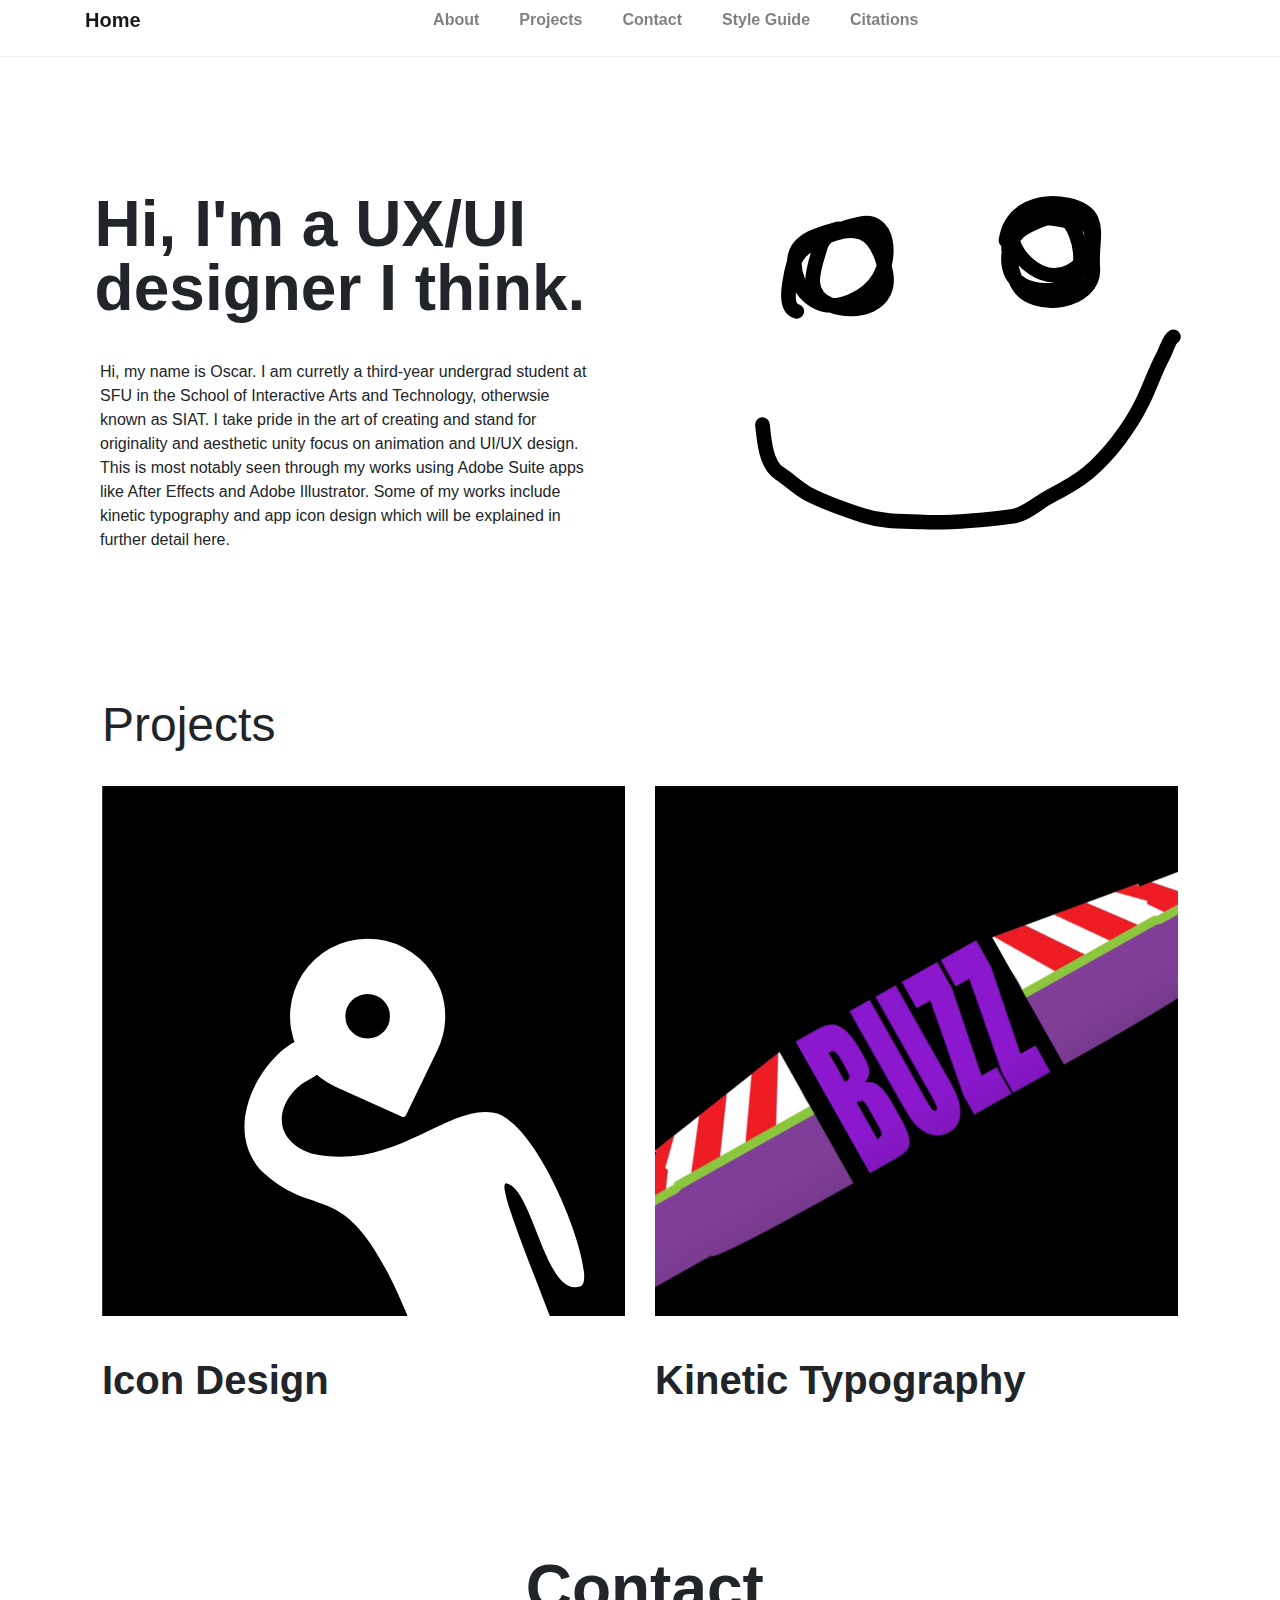
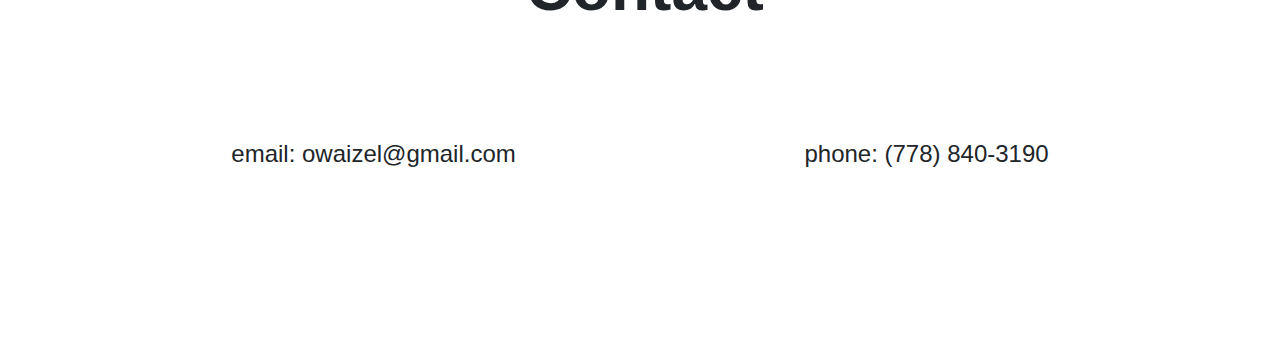
<file: index.html>
<!doctype html>
<html lang="en">

<head>

    <meta charset="utf-8">
    <meta name="viewport" content="width=device-width, initial-scale=1, shrink-to-fit=no">
    <meta name="description" content="">
    <meta name="author" content="">

    <title>Oscar Waizel's Portfolio</title>


    <!-- BOOTSTRAP STYLE -->
    <link rel="stylesheet" href="css/bootstrap.min.css">
 
    <!-- MAIN STYLE -->
    <link rel="stylesheet" href="css/main.css">
    
</head>

<body>

  <a id="top"></a>

    <!-- Bootstrap 4 Navbar: 
      
      https://getbootstrap.com/docs/4.0/components/navbar/ 
    
    /* NAVBAR TEMPLATE RETRIEVED FROM: 

    Tooplate, Marvel Bootstrap 4. February 26 (2019). Retrieved from: https://www.tooplate.com/view/2115-marvel 
   
*/-->

      <nav class="navbar navbar-expand-sm navbar-light headroom headroom--not-bottom headroom--not-top headroom--pinned">
        <div class="container">
          
            <a class="navbar-brand" href="index.html"><i class='uil uil-user'></i> Home</a>
  
            <button class="navbar-toggler" type="button" data-toggle="collapse" data-target="#navbarNav" aria-controls="navbarNav" aria-expanded="false"
            aria-label="Toggle navigation">
              <span class="navbar-toggler-icon"></span>
              <span class="navbar-toggler-icon"></span>
              <span class="navbar-toggler-icon"></span>
             </button>
  
             <div class="collapse navbar-collapse" id="navbarNav">
  
              <ul class="navbar-nav mx-auto">
                  <li class="nav-item">
                      <a href="#top" class="nav-link"><span data-hover="About">About</span></a>
                  </li>
  
                  <li class="nav-item">
                      <a href="#project" class="nav-link"><span data-hover="Projects">Projects</span></a>
                  </li>
    
                  <li class="nav-item">
                      <a href="#contact" class="nav-link"><span data-hover="Contact">Contact</span></a>
                  </li>

                  <li class="nav-item">
                    <a href="style_guide.html" class="nav-link"><span data-hover="Style Guide">Style Guide</span></a>
                  </li>

                  <li class="nav-item">
                    <a href="citations.html" class="nav-link"><span data-hover="Citations">Citations</span></a>
                  </li>

              </ul>  
          </div>
        </div>
    </nav>

  <!-- BIO SECTION  -->

  <section class="bio full-screen d-lg-flex justify-content-center align-items-center" id="bio">
    <div class="container">
      <div class="row">

          <div class="col-lg-7 col-md-12 col-12 d-flex align-items-center">
            <div class="bio-text">
              <h1 class="" id="about">
                <span> Hi, I'm a UX/UI designer I think. </span>
                <!-- 
                  <div class="animated-titles">
                    <span class="animated-item"> An Idiot</span>
                    <span class="animated-item"> An Idiot</span>
                    <span class="animated-item"> An Idiot</span>
                  </div> -->

              </h1>

              <p class="col-lg-10 col-md-12 col-12">Hi, my name is Oscar. I am curretly a third-year undergrad student at SFU in the School of Interactive Arts
                and Technology, otherwsie known as SIAT. I take pride in the art of creating and stand for originality and aesthetic unity
                focus on animation and UI/UX design. This is most notably seen through my works using Adobe Suite apps
                like After Effects and Adobe Illustrator. Some of my works include kinetic typography and app icon design which will be explained in further detail here.</p>

            </div>
          </div>

          <div class="col-lg-5 col-md-10 col-10">
            <div class="bio-image center svg">
              <img src="images/smile.svg" class="img-fluid" alt="smile drawing svg">
            </div>
          </div>

      </div>
    </div>
  </section>

  <section class="full-screen d-lg-flex justify-content-center align-items-center">
    <div class="container my-container">

      <h2 id="project"> Projects </h2>

      <div class="row justify-content-around my-row">

        <div class="col-lg-6 col-md-6 col-sm-12 my-col project-icon">
            <a id="project1" href="project1.html">
                <div class="image-center zoom">
                    <img src="images/icon_cover-02.svg" class="img-fluid" alt="icon illustration svg">
                </div>
            </a>
            <h3> Icon Design </h3>
        </div>
      
        <div class="col-lg-6 col-md-6 col-sm-12 my-col project-animation">
            <a id="project2" href="project2.html">
                <div class="image-center zoom">
                    <img src="images/buzz_cover.svg" class="img-fluid" alt="buzz lightyear wings picture">
                </div>
            </a>
            <h3> Kinetic Typography</h3>
        </div>

      </div>

    </div>
  </section>

  <section class="Contact full-screen d-lg-flex justify-content-center align-items-center" id="Contact">
    <div class="container my-container">
      <div class="row justify-content-around my-row">
        <h1 id="contact"> Contact </h1>
      </div>

      <div class="row justify-content-around my-row">
        
    <h4>email: owaizel@gmail.com</h4>
    <h4>phone: (778) 840-3190 </h4>
      </div>
    </div>
  </section>

  </body>

</html>
</file>
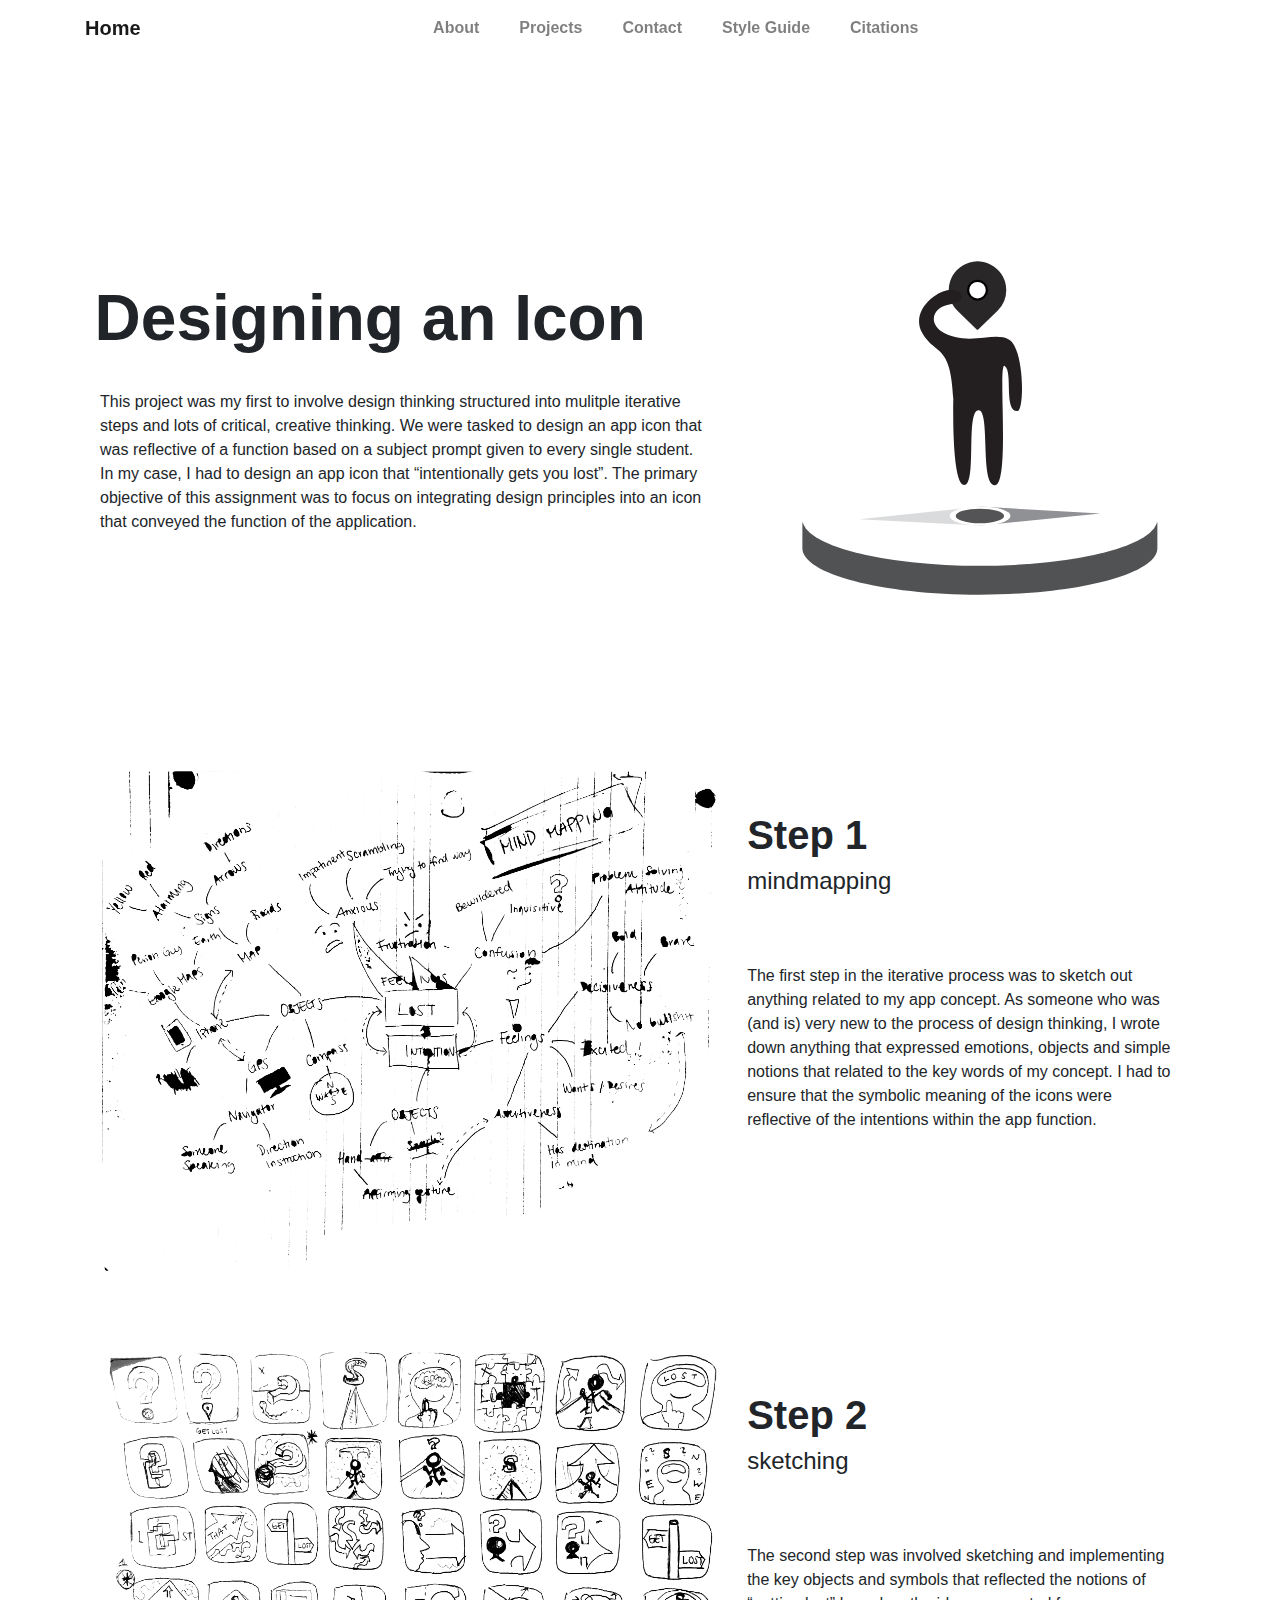
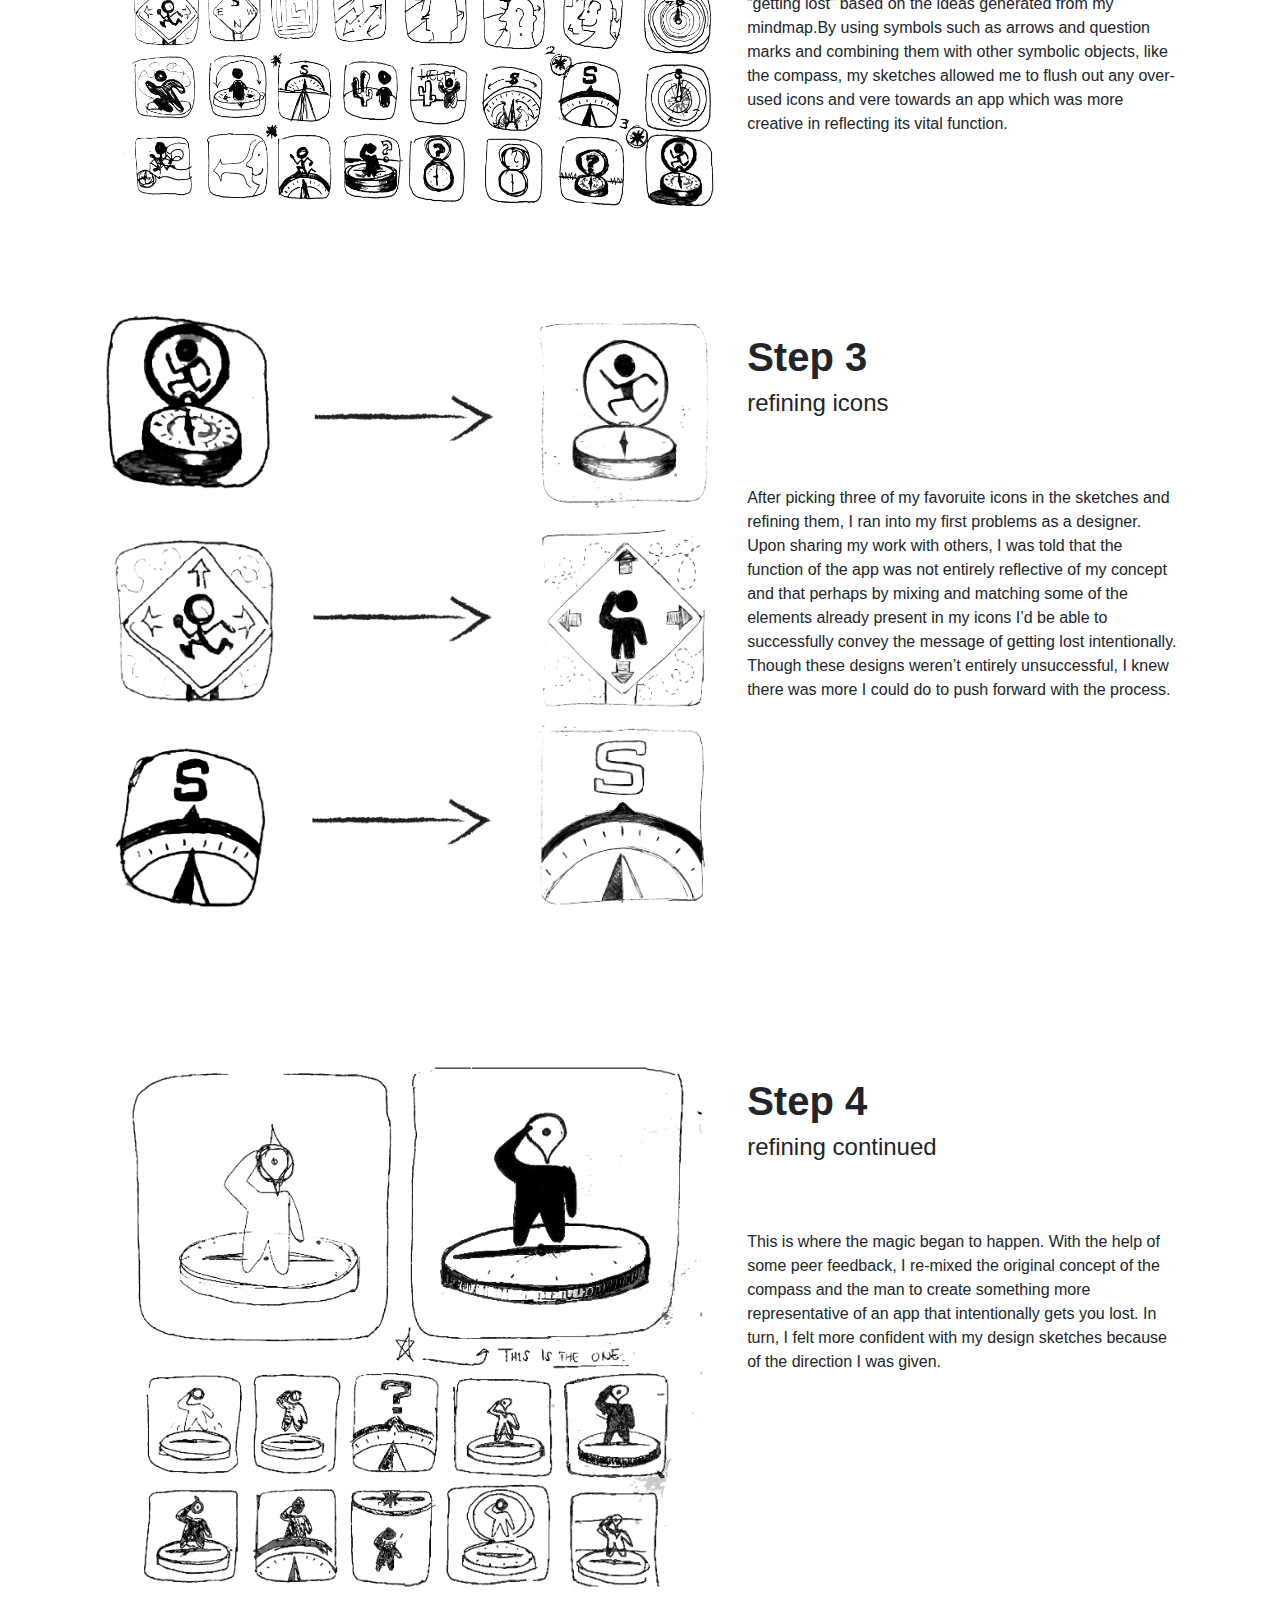
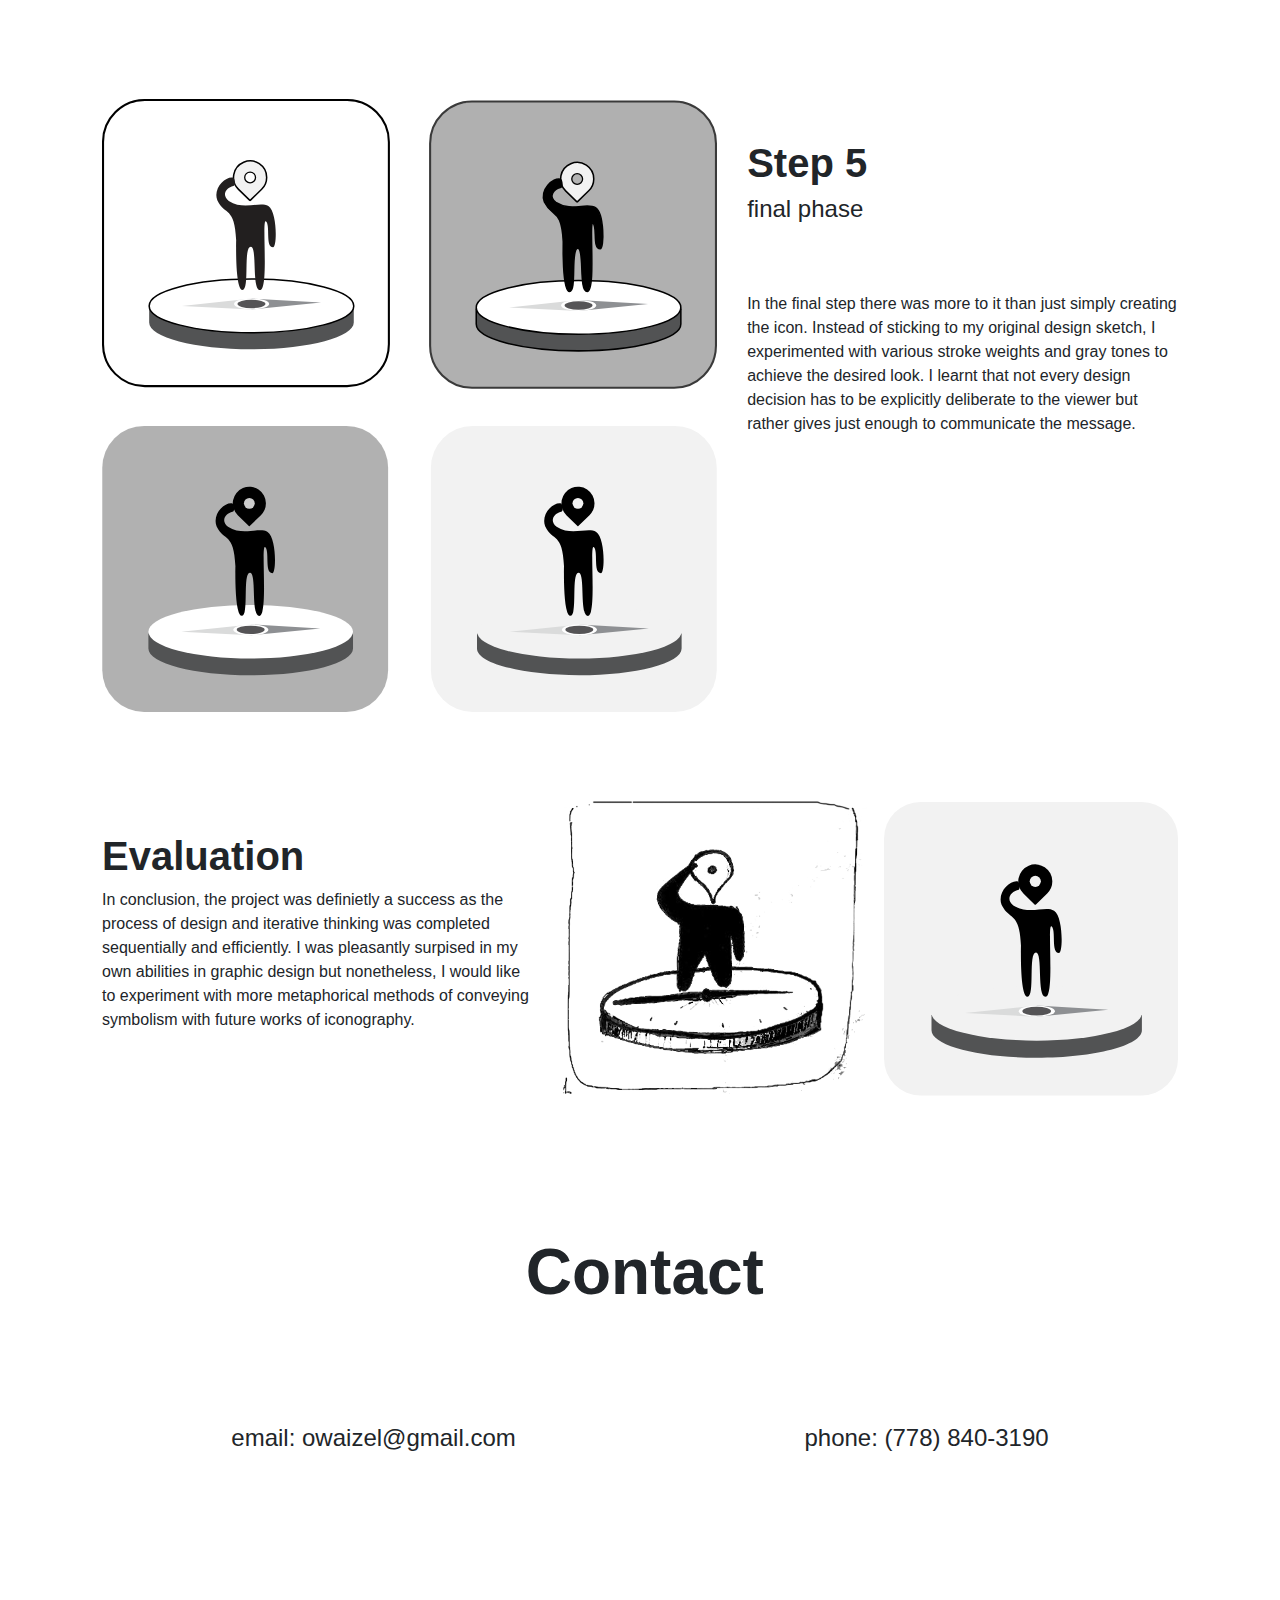
<file: project1.html>
<!doctype html>
<html lang="en">
  <head>
    <meta charset="utf-8">
    <meta name="viewport" content="width=device-width, initial-scale=1, shrink-to-fit=no">
    <meta name="description" content="">
    <meta name="author" content="">

    <title>Icon Project</title>

    <!-- BOOTSTRAP STYLE -->
    <link rel="stylesheet" href="css/bootstrap.min.css">
 
    <!-- MAIN STYLE -->
    <link rel="stylesheet" href="css/main.css">
    
  </head>

  <body>

    <!-- Bootstrap 4 Navbar: 
      
      https://getbootstrap.com/docs/4.0/components/navbar/ -->

    <nav class="navbar navbar-expand-sm navbar-light">
      <div class="container">
        
          <a class="navbar-brand" href="index.html"><i class='uil uil-user'></i> Home</a>

          <button class="navbar-toggler" type="button" data-toggle="collapse" data-target="#navbarNav" aria-controls="navbarNav" aria-expanded="false"
          aria-label="Toggle navigation">
            <span class="navbar-toggler-icon"></span>
            <span class="navbar-toggler-icon"></span>
            <span class="navbar-toggler-icon"></span>
           </button>

           <div class="collapse navbar-collapse" id="navbarNav">

            <ul class="navbar-nav mx-auto">
                <li class="nav-item">
                    <a href="#about" class="nav-link"><span data-hover="About">About</span></a>
                </li>

                <li class="nav-item">
                    <a href="#project" class="nav-link"><span data-hover="Projects">Projects</span></a>
                </li>
  
                <li class="nav-item">
                    <a href="#contact" class="nav-link"><span data-hover="Contact">Contact</span></a>
                </li>


                <li class="nav-item">
                  <a href="style_guide.html" class="nav-link"><span data-hover="Style Guide">Style Guide</span></a>
                </li>

                <li class="nav-item">
                  <a href="citations.html" class="nav-link"><span data-hover="Citations">Citations</span></a>
                </li>
            </ul>
        </div>
      </div>
  </nav>

  <!-- PROCESS SECTION  -->

  <section class="bio full-screen d-lg-flex justify-content-center align-items-center" id="bio">
    <div class="container">
      <div class="row">

          <div class="col-lg-7 col-md-12 col-12 d-flex align-items-center icon-description">
            <div class="bio-text">
              <h1 class="">
                <span> Designing an Icon </span>
              </h1>

              <p class="col-lg-12 col-md-12 col-12">
                This project was my first to involve design thinking structured into mulitple iterative
                steps and lots of critical, creative thinking. We were tasked to design an app icon that
                was reflective of a function based on a subject prompt given to every single student.
                In my case, I had to design an app icon that “intentionally gets you lost”. The primary
                objective of this assignment was to focus on integrating design principles into an
                icon that conveyed the function of the application.
              </p>

            </div>
          </div>

          <div class="col-lg-5 col-md-10 col-10 icon-description">
            <div class="bio-image center svg">
              <img src="images/icon_cover.svg" class="img-fluid" alt="icon drawing svg">
            </div>
          </div>

      </div>
    </div>
  </section>

  <section class="Projects full-screen d-lg-flex justify-content-center align-items-center" id="project">
    <div class="container my-container">

        <div class="row justify-content-around my-row">
          <div class="col-lg-7 col-md-6 col-sm-12 my-col project-icon">
            <div class="image-center">
              <img src="images/mindmap.svg" class="img-fluid" alt="mindmap svg">
            </div>
          </div>

          <div class="col-lg-5 col-md-6 col-sm-12 my-col">
            <div>
              <h3> Step 1</h3>
              <h4> mindmapping </h4>

              <p> The first step in the iterative process was
                to sketch out anything related to my app
                concept. As someone who was (and is)
                very new to the process of design thinking,
                I wrote down anything that expressed
                emotions, objects and simple notions that
                related to the key words of my concept. I
                had to ensure that the symbolic meaning of
                the icons were reflective of the intentions
                within the app function.
              </p>
            </div>
          </div>
        </div>  

        <!-- STEP 2 SKETCHING -->

        <div class="row justify-content-around my-row">
          <div class="col-lg-7 col-md-6 col-sm-12 my-col project-icon">
            <div class="image-center">
              <img src="images/sketching.svg" class="img-fluid image-center" alt="sketch svg">
            </div>
          </div>

          <div class="col-lg-5 col-md-6 col-sm-12 my-col">
            <div>
              <h3> Step 2</h3>
              <h4> sketching </h4>

              <p> The second step was involved sketching and
                implementing the key objects and symbols that
                reflected the notions of “getting lost” based on
                the ideas generated from my mindmap.By using
                symbols such as arrows and question marks
                and combining them with other symbolic objects,
                like the compass, my sketches allowed
                me to flush out any over-used icons and vere
                towards an app which was more creative in reflecting
                its vital function.
              </p>
            </div>
          </div>
        </div>  

        <!-- STEP 3 REFINING ICONS -->
        
        <div class="row justify-content-around my-row">
          <div class="col-lg-7 col-md-6 col-sm-12 my-col project-icon">
            <div class="image-center">
              <img src="images/rescaled.png" class="img-fluid" alt="refining icons">
            </div>
          </div>

          <div class="col-lg-5 col-md-6 col-sm-12 my-col">
            <div>
              <h3> Step 3</h3>
              <h4> refining icons</h4>

              <p> After picking three of my favoruite icons in the
                sketches and refining them, I ran into my first
                problems as a designer. Upon sharing my work
                with others, I was told that the function of the app
                was not entirely reflective of my concept and that
                perhaps by mixing and matching some of the elements
                already present in my icons I’d be able to
                successfully convey the message of getting lost
                intentionally. Though these designs weren’t entirely
                unsuccessful, I knew there was more I
                could do to push forward with the process.
              </p>
            </div>
          </div>
        </div>
        
        <!-- STEP 4 REFINED CONTINUED -->
          

        <div class="row justify-content-around my-row">
          <div class="col-lg-7 col-md-6 col-sm-12 my-col project-icon">
            <div class="image-center padding-bottom">
              <img src="images/continued.png" class="img-fluid" alt="refining continued svg">
            </div>
          </div>

          <div class="col-lg-5 col-md-6 col-sm-12 my-col">
            <div>
              <h3> Step 4</h3>
              <h4> refining continued</h4>

              <p> This is where the magic began to happen. With
                the help of some peer feedback, I re-mixed the
                original concept of the compass and the man to
                create something more representative of an app
                that intentionally gets you lost. In turn, I felt more
                confident with my design sketches because of
                the direction I was given.
              </p>
            </div>
          </div>
        </div>  

        <!-- STEP 5 EVALUATION -->

        
        <div class="row justify-content-around my-row">
          <div class="col-lg-7 col-md-6 col-sm-12 my-col project-icon">
            <div class="image-center">
              <img src="images/final_phase.svg" class="img-fluid" alt="final phase svg">
            </div>
          </div>

          <div class="col-lg-5 col-md-6 col-sm-12 my-col">
            <div>
              <h3> Step 5</h3>
              <h4> final phase</h4>

              <p> In the final step there was more to it than just
                simply creating the icon. Instead of sticking to
                my original design sketch, I experimented with
                various stroke weights and gray tones to
                achieve the desired look. I learnt that not every
                design decision has to be explicitly deliberate
                to the viewer but rather gives just enough to
                communicate the message.
              </p>
            </div>
          </div>
        </div>

        <!-- EVALUTATION -->

        <div class="row justify-content-around my-row">
          <div class="col-lg-7 col-md-6 col-sm-12 my-col order-12">
            <div class="image-center">
              <img src="images/evaluation.svg" class="img-fluid" alt="final phase svg">
            </div>
          </div>

          <div class="col-lg-5 col-md-6 col-sm-12 my-col order-2">
            <div>
              <h3> Evaluation</h3>

              <p> In conclusion, the project was definietly a success as 
                the process of design and iterative thinking was completed 
                sequentially and  efficiently. I was pleasantly surpised in 
                my own abilities in graphic design but nonetheless, I would 
                like to experiment with more metaphorical methods of conveying 
                symbolism with future works of iconography. 

              </p>
            </div>
          </div>
        </div>

    </div>
  </section>

  <section class="Contact full-screen d-lg-flex justify-content-center align-items-center" id="Contact">
    <div class="container my-container">
      <div class="row justify-content-around my-row">
        <h1 id="contact"> Contact </h1>
      </div>

      <div class="row justify-content-around my-row">
        
    <h4>email: owaizel@gmail.com</h4>
    <h4>phone: (778) 840-3190 </h4>
      </div>
    </div>
  </section>


  </body>

</html>
</file>
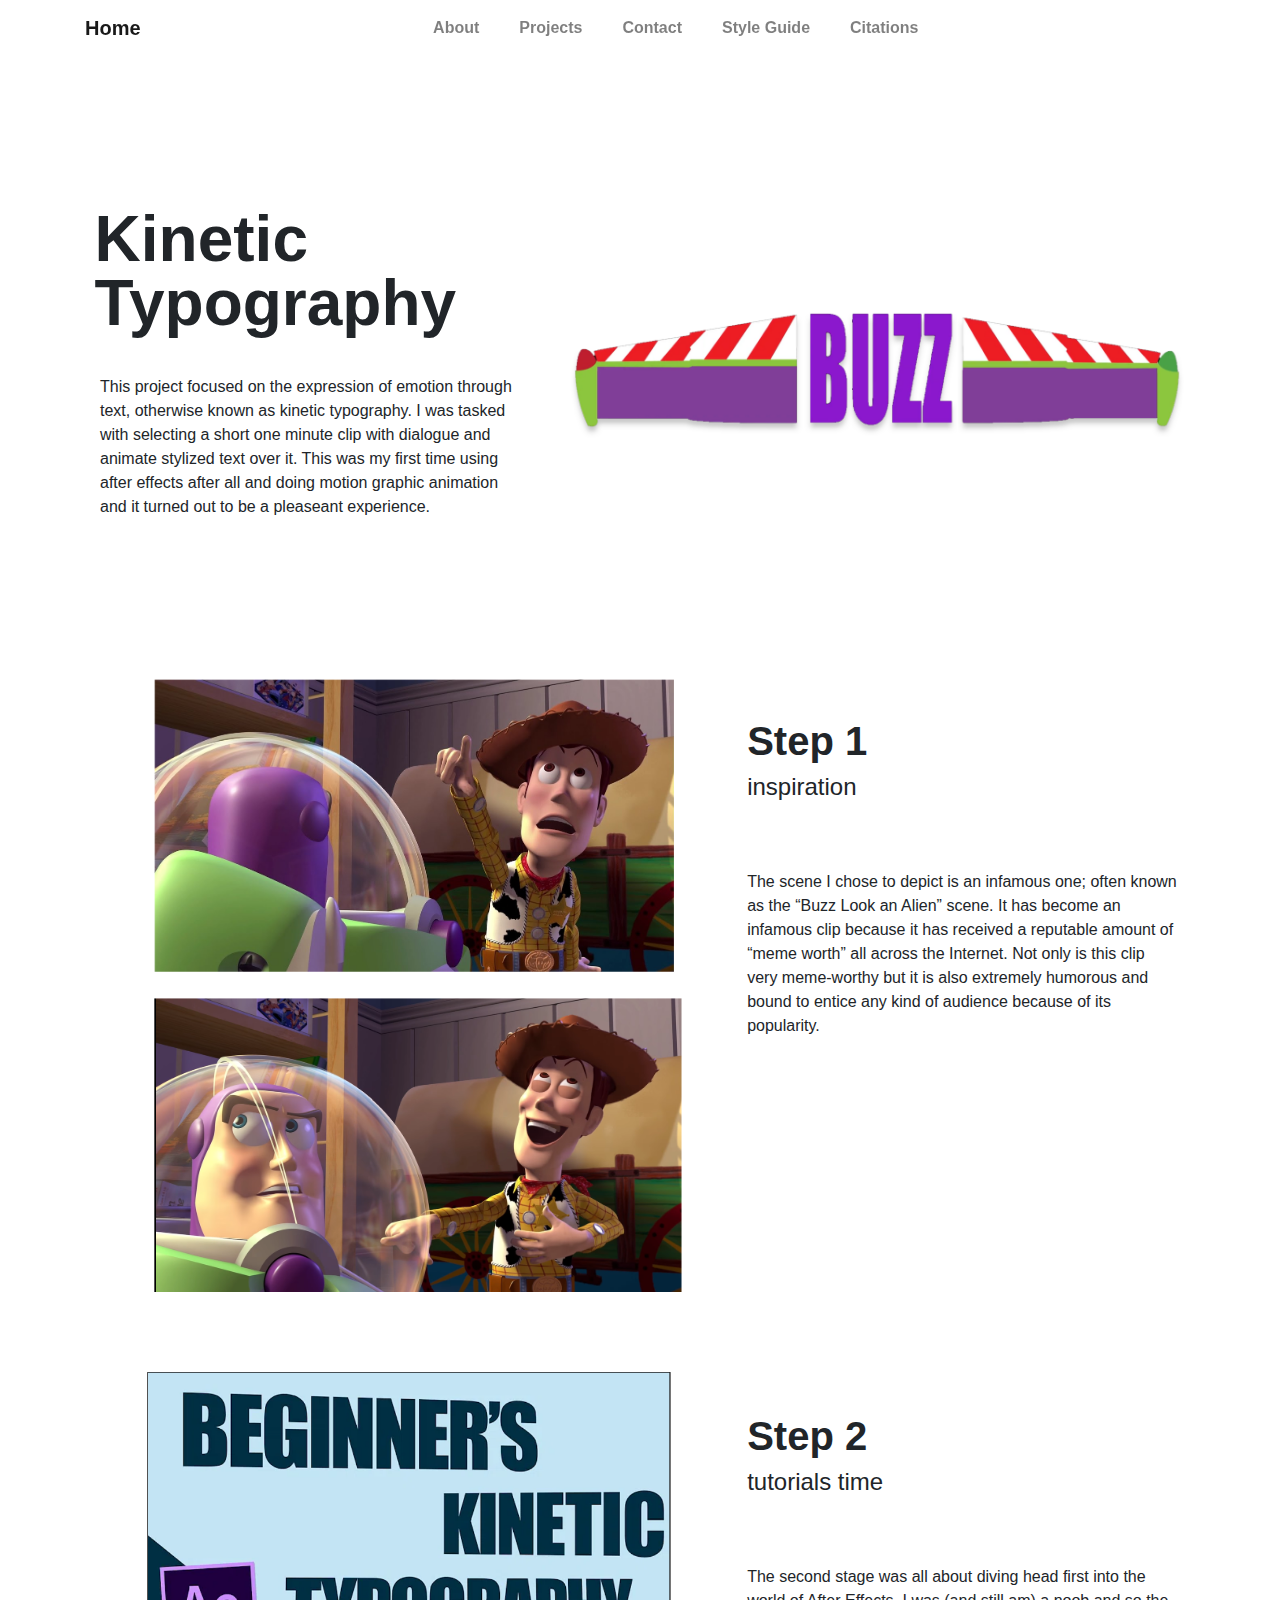
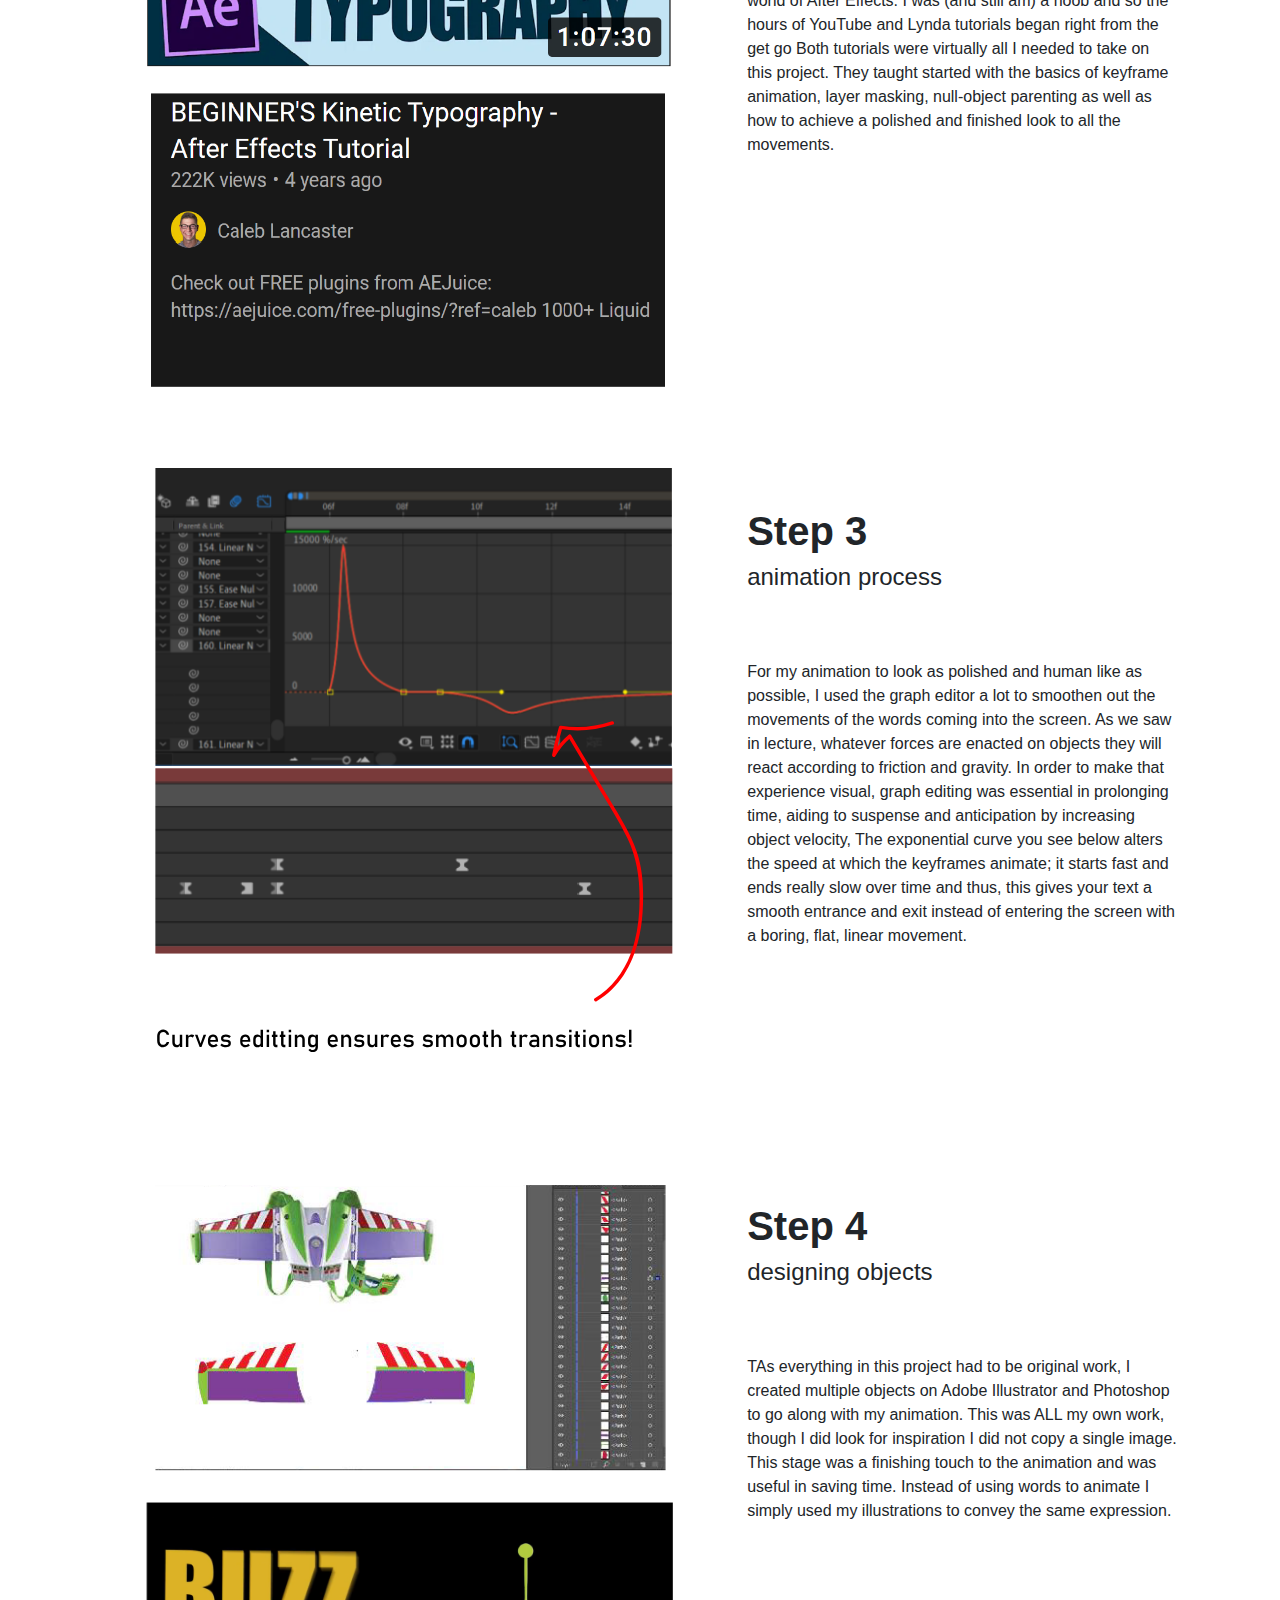
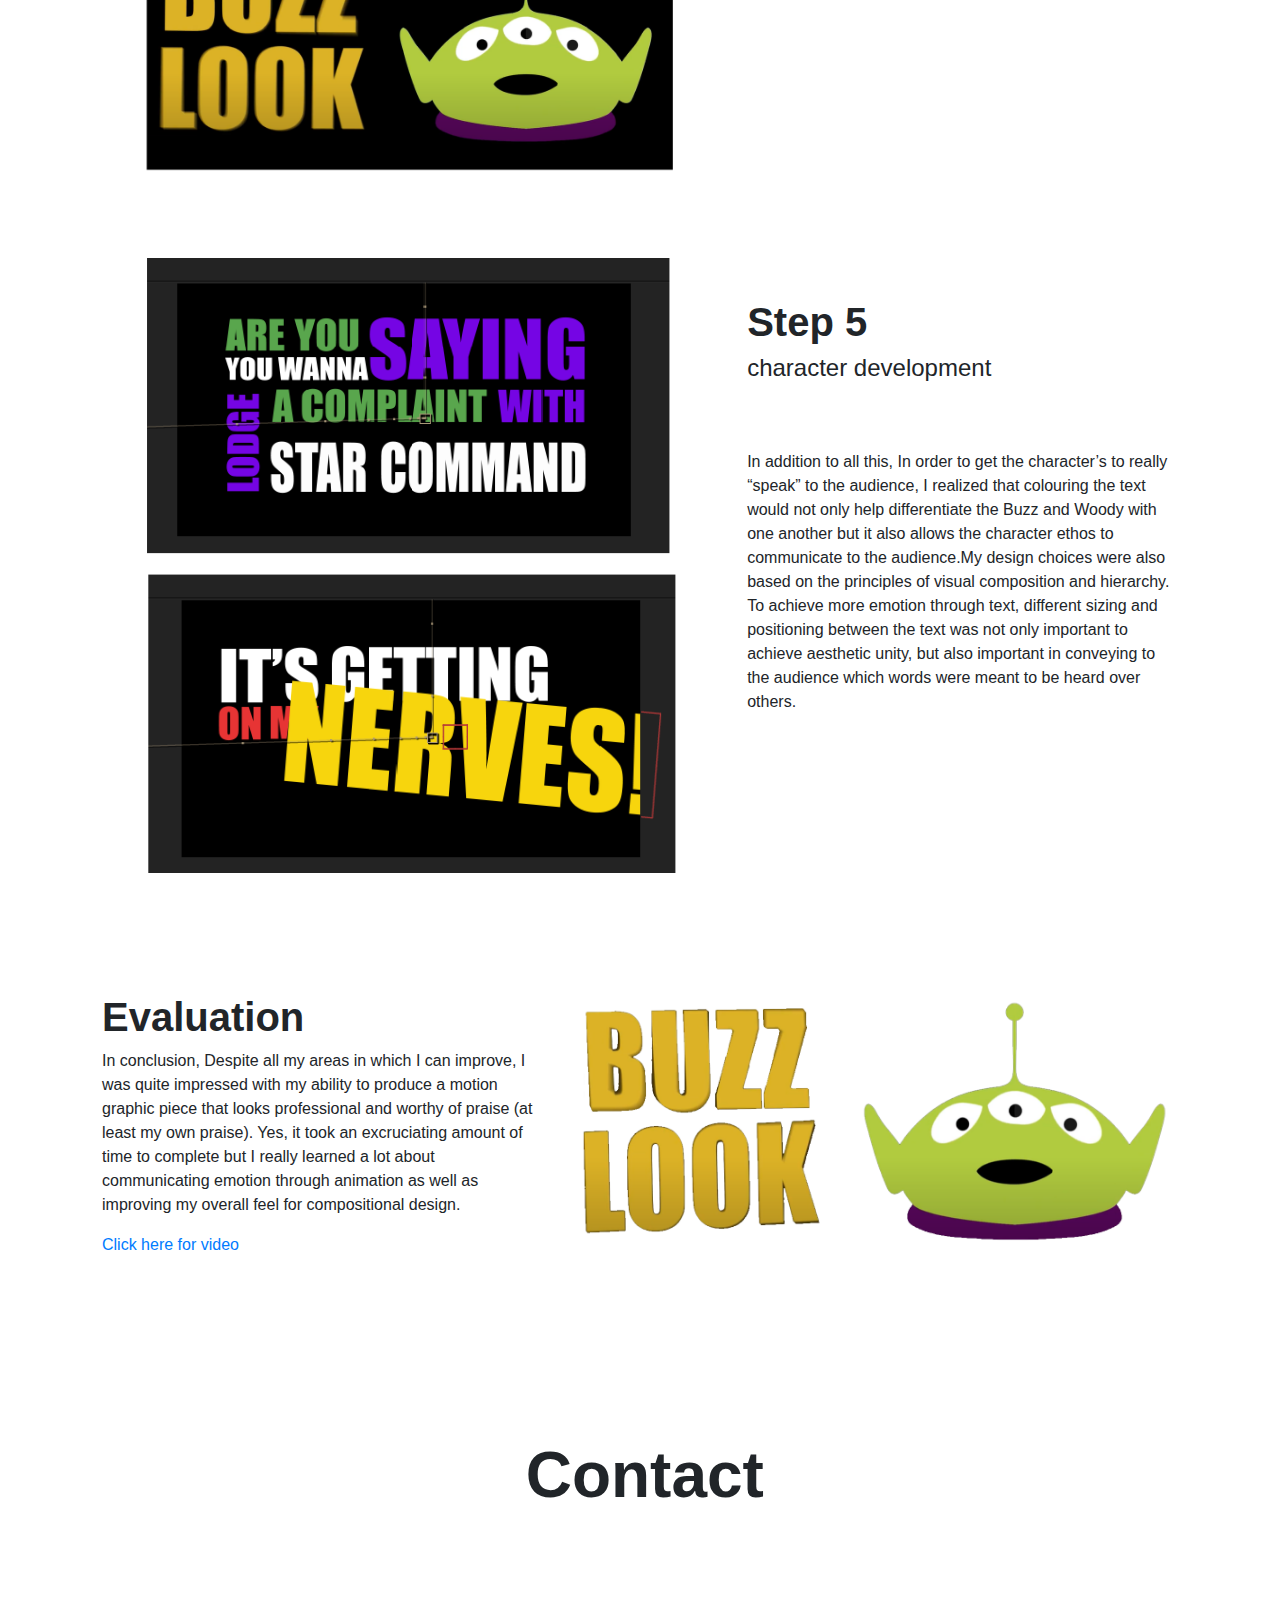
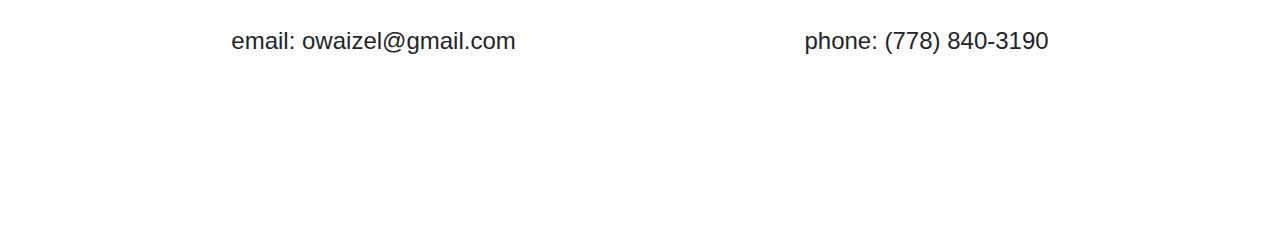
<file: project2.html>
<!doctype html>
<html lang="en">
  <head>
    <meta charset="utf-8">
    <meta name="viewport" content="width=device-width, initial-scale=1, shrink-to-fit=no">
    <meta name="description" content="">
    <meta name="author" content="">

    <title>Kinetic Typography</title>

    <!-- BOOTSTRAP STYLE -->
    <link rel="stylesheet" href="css/bootstrap.min.css">
 
    <!-- MAIN STYLE -->
    <link rel="stylesheet" href="css/main.css">
    
  </head>

  <body>

    <!-- Bootstrap 4 Navbar: 
      
      https://getbootstrap.com/docs/4.0/components/navbar/ -->

    <nav class="navbar navbar-expand-sm navbar-light">
      <div class="container">
        
          <a class="navbar-brand" href="index.html"><i class='uil uil-user'></i> Home</a>

          <button class="navbar-toggler" type="button" data-toggle="collapse" data-target="#navbarNav" aria-controls="navbarNav" aria-expanded="false"
          aria-label="Toggle navigation">
            <span class="navbar-toggler-icon"></span>
            <span class="navbar-toggler-icon"></span>
            <span class="navbar-toggler-icon"></span>
           </button>

           <div class="collapse navbar-collapse" id="navbarNav">

            <ul class="navbar-nav mx-auto">
                <li class="nav-item">
                    <a href="#about" class="nav-link"><span data-hover="About">About</span></a>
                </li>

                <li class="nav-item">
                    <a href="#project" class="nav-link"><span data-hover="Projects">Projects</span></a>
                </li>
  
                <li class="nav-item">
                    <a href="#contact" class="nav-link"><span data-hover="Contact">Contact</span></a>
                </li>

                <li class="nav-item">
                  <a href="style_guide.html" class="nav-link"><span data-hover="Style Guide">Style Guide</span></a>
                </li>

                <li class="nav-item">
                  <a href="citations.html" class="nav-link"><span data-hover="Citations">Citations</span></a>
                </li>
            </ul>
        </div>
      </div>
  </nav>

  <!-- PROCESS SECTION  -->

  <section class="bio full-screen d-lg-flex justify-content-center align-items-center" id="bio">
    <div class="container">
      <div class="row">

          <div class="col-lg-5 col-md-12 col-12 d-flex align-items-center icon-description">
            <div class="bio-text">
              <h1 class="">
                <span> Kinetic Typography </span>
              </h1>

              <p class="col-lg-12 col-md-12 col-12">
                This project focused on the expression of emotion through text, 
                otherwise known as kinetic typography. I was tasked with selecting a short
                one minute clip with dialogue and animate stylized text over it.
                This was my first time using after effects after all and 
                doing motion graphic animation and it turned out to be a pleaseant experience.
              </p>

            </div>
          </div>

          <div class="col-lg-7 col-md-10 col-10 icon-description">
            <div class="bio-image center svg">
              <img src="images/wings.png" class="img-fluid" alt="icon drawing svg">
            </div>
          </div>

      </div>
    </div>
  </section>

  <section class="Projects full-screen d-lg-flex justify-content-center align-items-center" id="project">
    <div class="container my-container">

      <!-- STEP 1 INSPO -->

        <div class="row justify-content-around my-row">
          <div class="col-lg-7 col-md-6 col-sm-12 my-col project-icon">
            <div class="image-center">
              <img src="images/step1.svg" class="img-fluid" alt="mindmap svg">
            </div>
          </div>

          <div class="col-lg-5 col-md-6 col-sm-12 my-col">
            <div>
              <h3> Step 1</h3>
              <h4> inspiration </h4>

              <p> 
                The scene I chose to depict is an infamous one; often known as the “Buzz Look an Alien” scene. 
                It has become an infamous clip because it has received a reputable amount of “meme worth” all 
                across the Internet. Not only is this clip very meme-worthy but it is also extremely humorous 
                and bound to entice any kind of audience because of its popularity.
              </p>
            </div>
          </div>
        </div>  

        <!-- STEP 2 TUTORIALS -->

        <div class="row justify-content-around my-row">
          <div class="col-lg-7 col-md-6 col-sm-12 my-col project-icon">
            <div class="image-center">
              <img src="images/tutorials.svg" class="img-fluid image-center" alt="sketch svg">
            </div>
          </div>

          <div class="col-lg-5 col-md-6 col-sm-12 my-col">
            <div>
              <h3> Step 2</h3>
              <h4> tutorials time</h4>

              <p> The second stage was all about diving head first into the world of After Effects.
                 I was (and still am) a noob and so the hours of YouTube and Lynda tutorials began right from the get go
                 Both tutorials were virtually all I needed to take on this project. They taught started with the basics of 
                 keyframe animation, layer masking, null-object parenting as well as how to achieve a polished and finished look to all the movements.
              </p>
            </div>
          </div>
        </div>  

        <!-- STEP 3 ANIMATION -->
        
        <div class="row justify-content-around my-row">
          <div class="col-lg-7 col-md-6 col-sm-12 my-col project-icon">
            <div class="image-center">
              <img src="images/step2.svg" class="img-fluid" alt="refining icons">
            </div>
          </div>

          <div class="col-lg-5 col-md-6 col-sm-12 my-col">
            <div>
              <h3> Step 3</h3>
              <h4>animation process </h4>

              <p> For my animation to look as polished and human like as possible, 
                I used the graph editor a lot to smoothen out the movements of the 
                words coming into the screen. As we saw in lecture, whatever forces 
                are enacted on objects they will react according to friction and gravity. 
                In order to make that experience visual, graph editing was essential in prolonging time,
                 aiding to suspense and anticipation by increasing object velocity, 
                 The exponential curve you see below alters the speed at which the 
                 keyframes animate; it starts fast and ends really slow over time and thus, 
                 this gives your text a smooth entrance and exit instead of entering the 
                 screen with a boring, flat, linear movement.
              </p>
            </div>
          </div>
        </div>
        
        <!-- STEP 4 DESIGNING -->
          

        <div class="row justify-content-around my-row">
          <div class="col-lg-7 col-md-6 col-sm-12 my-col project-icon">
            <div class="image-center padding-bottom">
              <img src="images/step4.svg" class="img-fluid" alt="refining continued svg">
            </div>
          </div>

          <div class="col-lg-5 col-md-6 col-sm-12 my-col">
            <div>
              <h3> Step 4</h3>
              <h4> designing objects</h4>

              <p> TAs everything in this project had to be original work,
                 I created multiple objects on Adobe Illustrator and Photoshop to go 
                 along with my animation. This was ALL my own work, though I did look 
                 for inspiration I did not copy a single image. This stage was a finishing
                 touch to the animation and was useful in saving time. Instead of using words
                 to animate I simply used my illustrations to convey the same expression.
              </p>
            </div>
          </div>
        </div>  

        <!-- STEP 5 EVALUATION -->

        
        <div class="row justify-content-around my-row">
          <div class="col-lg-7 col-md-6 col-sm-12 my-col project-icon">
            <div class="image-center">
              <img src="images/step5.svg" class="img-fluid" alt="final phase svg">
            </div>
          </div>

          <div class="col-lg-5 col-md-6 col-sm-12 my-col">
            <div>
              <h3> Step 5</h3>
              <h4> character development</h4>

              <p> In addition to all this, In order to get the character’s to really “speak” to the audience,
                 I realized that colouring the text would not only help differentiate the Buzz and Woody with 
                 one another but it also allows the character ethos to communicate to the audience.My design 
                 choices were also based on the principles of visual composition and hierarchy. 
                 To achieve more emotion through text, different sizing and positioning between 
                 the text was not only important to achieve aesthetic unity, 
                 but also important in conveying to the audience which words were meant to be heard over others.
              </p>
            </div>
          </div>
        </div>

        <!-- EVALUTATION -->

        <div class="row justify-content-around my-row">
          <div class="col-lg-7 col-md-6 col-sm-12 my-col order-12">
            <div class="image-center">
              <img src="images/alien.png" class="img-fluid" alt="final phase svg">
            </div>
          </div>

          <div class="col-lg-5 col-md-6 col-sm-12 my-col order-2">
            <div>
              <h3> Evaluation</h3>

              <p> In conclusion, Despite all my areas in which I can improve, 
                I was quite impressed with my ability to produce a motion graphic
                 piece that looks professional and worthy of praise (at least my own praise). 
                 Yes, it took an excruciating amount of time to complete but I really learned a 
                 lot about communicating emotion through animation as well as improving my 
                 overall feel for compositional design.
              </p>

              <a href="https://www.youtube.com/watch?v=UPR2jfj9mSg&ab_channel=OscarWaizel"> Click here for video</a>
            </div>
          </div>
        </div>

    </div>
  </section>

  <section class="Contact full-screen d-lg-flex justify-content-center align-items-center" id="Contact">
    <div class="container my-container">
      <div class="row justify-content-around my-row">
        <h1 id="contact"> Contact </h1>
      </div>

      <div class="row justify-content-around my-row">
        
    <h4>email: owaizel@gmail.com</h4>
    <h4>phone: (778) 840-3190 </h4>
      </div>
    </div>
  </section>

  </body>

</html>
</file>
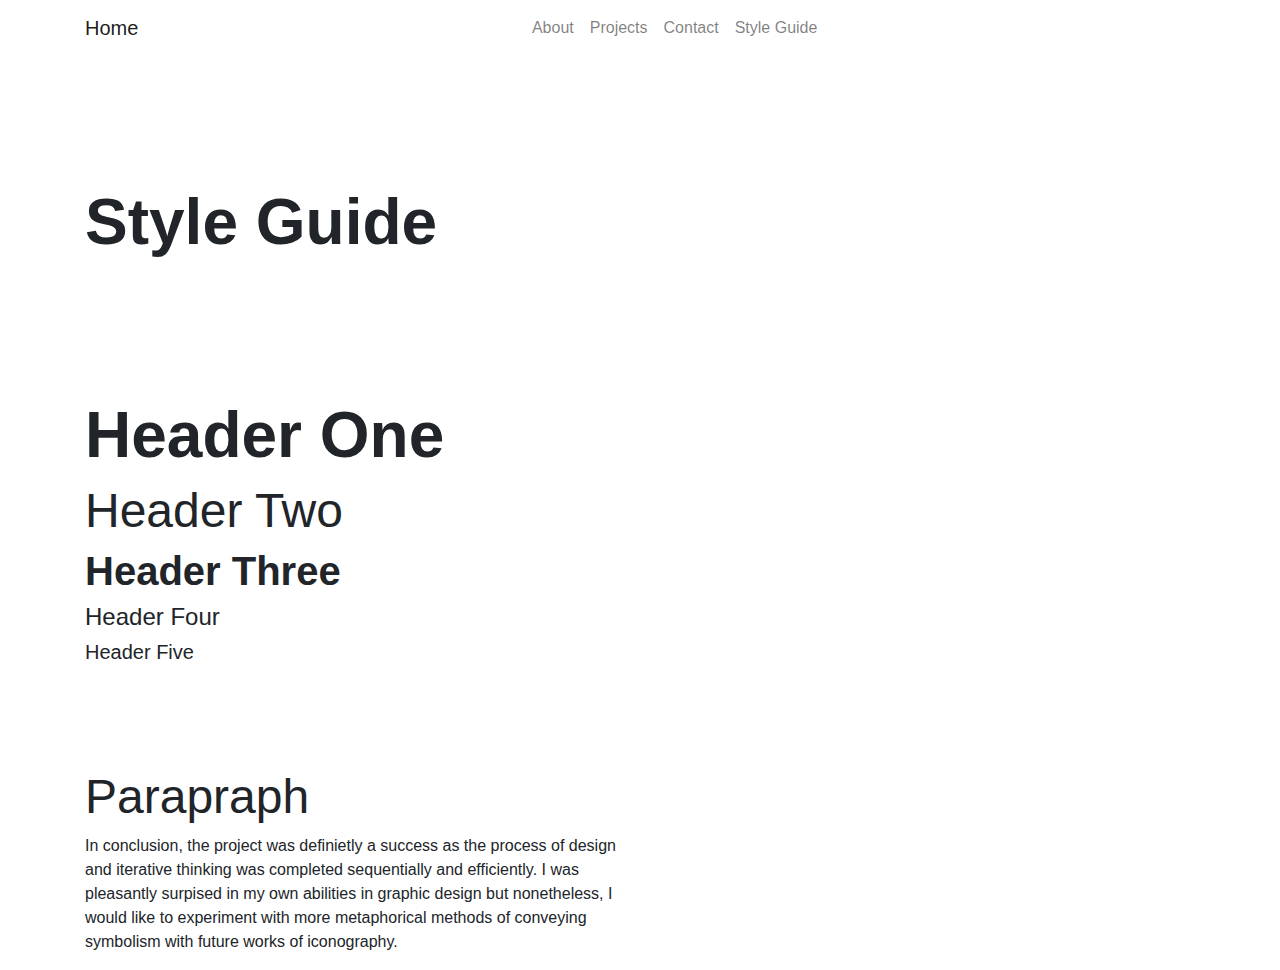
<file: style_guide.html>
<!doctype html>
<html lang="en">
  <head>
    <meta charset="utf-8">
    <meta name="viewport" content="width=device-width, initial-scale=1, shrink-to-fit=no">
    <meta name="description" content="">
    <meta name="author" content="">

    <title>Style Guide</title>

    <!-- BOOTSTRAP STYLE -->
    <link rel="stylesheet" href="css/bootstrap.min.css">
 
    <!-- MAIN STYLE -->
    <link rel="stylesheet" href="css/style_guide.css">
    
  </head>

  <body>

    <!-- Bootstrap 4 Navbar: 
      
      https://getbootstrap.com/docs/4.0/components/navbar/ 
    
    /* NAVBAR TEMPLATE RETRIEVED FROM: 

    Tooplate, Marvel Bootstrap 4. February 26 (2019). Retrieved from: https://www.tooplate.com/view/2115-marvel 
   
*/-->

      <nav class="navbar navbar-expand-sm navbar-light headroom headroom--not-bottom headroom--not-top headroom--pinned">
        <div class="container">
          
            <a class="navbar-brand" href="index.html"><i class='uil uil-user'></i> Home</a>
  
            <button class="navbar-toggler" type="button" data-toggle="collapse" data-target="#navbarNav" aria-controls="navbarNav" aria-expanded="false"
            aria-label="Toggle navigation">
              <span class="navbar-toggler-icon"></span>
              <span class="navbar-toggler-icon"></span>
              <span class="navbar-toggler-icon"></span>
             </button>
  
             <div class="collapse navbar-collapse" id="navbarNav">
  
              <ul class="navbar-nav mx-auto">
                  <li class="nav-item">
                      <a href="#top" class="nav-link"><span data-hover="About">About</span></a>
                  </li>
  
                  <li class="nav-item">
                      <a href="#project" class="nav-link"><span data-hover="Projects">Projects</span></a>
                  </li>
    
                  <li class="nav-item">
                      <a href="#contact" class="nav-link"><span data-hover="Contact">Contact</span></a>
                  </li>

                  <li class="nav-item">
                    <a href="style_guide.html" class="nav-link"><span data-hover="Style Guide">Style Guide</span></a>
                </li>
              </ul>  
          </div>
        </div>
    </nav>

  <!-- BIO SECTION  -->

  <section class="bio full-screen d-lg-flex justify-content-center align-items-center" id="bio">
    <div class="container">
      <div class="row">

          <div class="col-lg-7 col-md-12 col-12 d-flex align-items-center">
            <div class="bio-text">
              <h1 class="padding-bottom padding-top" id="about">
                <span> Style Guide </span>
              </h1>
            </div>
          </div>

      </div>
    </div>
  </section>

  <section class="full-screen d-lg-flex justify-content-center align-items-center">
    <div class="container my-container">

      <div class="row justify-content-around my-row">

        <div class="col-lg-6 col-md-6 col-sm-12 my-col padding-none">
          <h1> Header One </h1>
          <h2> Header Two </h2>
          <h3> Header Three</h3>
          <h4> Header Four</h4>
          <h5> Header Five</h5>

          <h2 class="padding-top">Parapraph</h2>
          <p> In conclusion, the project was definietly a success
            as the process of design and iterative
            thinking was completed sequentially and efficiently.
            I was pleasantly surpised in my own
            abilities in graphic design but nonetheless, I
            would like to experiment with more metaphorical
            methods of conveying symbolism
            with future works of iconography.</p>
        </div>


      
        <div class="col-lg-6 col-md-6 col-sm-12 my-col">

        </div>

      </div>

    </div>
  </section>

  </body>

</html>
</file>
<file: css/style_guide.css>
.padding-bottom{
    padding-bottom: 2em;
}

.padding-top{
    padding-top: 2em;
}

h1
{
    font-size: 4em;
    font-weight: 600;
}

h2
{
    font-size: 3em;
    font-weight: 400;
}

h3
{
    font-size: 2.5em;
    font-weight: 700;
}

h4
{
    font-weight: 300;
}
</file>
<file: css/main.css>
/* NAVBAR TEMPLATE RETRIEVED FROM: 

    Tooplate, Marvel Bootstrap 4. February 26 (2019). Retrieved from: https://www.tooplate.com/view/2115-marvel 
   
*/

.navbar 
{
    position: fixed;
    top: 0;
    right: 0;
    left: 0;
    z-index: 999999;
    will-change: transform;
    transition: transform 200ms linear;
  }
  
  .navbar[class*="-unpinned"]
   {
    transform: translate(0, -150%);
  }
  .navbar[class*="-pinned"] 
  {
    transform: translate(0, 0);
  }

  .navbar[class*="headroom--not-top"]
   {
    background: #ffffff;
    border-bottom: 1px solid #f0f0f0;
    padding-top: 0;
    padding-bottom: 0;
  }

  .navbar-brand
   {
    font-weight: bold;
  }
  
  .navbar-expand-sm .navbar-nav .nav-link 
  {
    padding: 0 20px;
  }
  
  .nav-link 
  {
    font-weight: bold;
    font-size: 16px;
    overflow: hidden;
  }
  .nav-link span
   {
    position: relative;
    display: inline-block;
    transition: transform 0.3s;
  }
  .nav-link span:before 
  {
    position: absolute;
    top: 100%;
    content: attr(data-hover);
    transform: translate3d(0, 0, 0);
  }
  
  .navbar-light .navbar-nav .nav-link:focus,
  .navbar-light .navbar-nav .nav-link:hover 
  {
    color: #ffc200;
    font-weight: bold;
  }
  .navbar-light .navbar-nav .nav-link:focus span,
  .navbar-light .navbar-nav .nav-link:hover span 
  {
    transform: translateY(-100%);
  }
  
  .navbar-light .navbar-toggler-icon 
  {
    background: none;
  }
  
  .navbar-toggler 
  {
    border: 0;
    padding: 0;
    width: 32px;
    height: 32px;
    line-height: 32px;
    outline: none;
    cursor: pointer;
    margin-right: 10px;
  }
  .navbar-toggler:focus 
  {
    outline: none;
  }

  .navbar-toggler[aria-expanded="true"] .navbar-toggler-icon:first-child 
  {
    transform: rotate(45deg);
    top: 6px;
  }

  .navbar-toggler[aria-expanded="true"] .navbar-toggler-icon:nth-child(2) 
  {
    display: none;
  }

  .navbar-toggler[aria-expanded="true"] .navbar-toggler-icon:last-child 
  {
    transform: rotate(-45deg);
    bottom: 1px;
  }

  .navbar-toggler .navbar-toggler-icon 
  {
    background: #212121;
    display: block;
    width: 100%;
    height: 2px;
    margin: 5px 0;
    transition: all 0.4s ease;
    position: relative;
  }

  .padding-none
  {
      padding: 0em;
  }

/* END OF BORROWED CONTENT FOR NAV BAR (LOOK FOR CITATION IN PREVIOUS COMMENT) */


h1
{
    padding-left: 0.15em;
    font-weight: bold;
}

h2
{
    
}

h3
{
    font-weight: 700;
    font-size: 2.5em;
    padding-top: 1em;
}

h4
{
    font-weight: 300;
}

/* BIO SECTION */

.bio-text
{
    padding-top: 5em;
}

.bio-image
{
    margin-top: 2em;
    padding-left: 3em;
}

.my-container
{
    /* border: 1px solid green; */
    padding: 2em;
}

.my-row
{
    /* border: 3px solid red; */
    /* height: 40em; */
}

.my-col
{
    /* border: 3px solid blue; */
    padding-top: 2em;
}

.container
{
    padding-bottom: 1em;;
}

.row
{
    padding-bottom: 2em;
}

.image-center
{
    object-fit: contain;
}
/* .col
{
    padd
} */



/* https://www.w3schools.com/howto/howto_css_zoom_hover.asp */

.zoom
{
    transition: transform .2s; /* Animation */
    margin: 0 auto;
}

.zoom:hover
{
    transform: scale(1.05);
    cursor: pointer;
    clear: both;
}

/* MEDIA QUERIES */



/* MEDIUM SCREEN/TABLET VIEW */

@media (min-width: 48rem)
{
    h1
    {
        font-size: 3em;
        line-height: 1em;
        padding-bottom: 0.5em;
    }
    
    .bio-text
    {
        padding-top: 10em;
    }

    .bio-image
    {
        margin-top: 10em;
        padding-left: 10em;
    }

    .projects
    {
        padding-top: 10em;
    }

    .my-container
    {
        /* border: 1px solid green; */
    }

    .my-row
    {
        /* border: 3px solid red; */
        /* height: 30em; */
    }

    .my-col
    {
        /* border: 3px solid blue; */
        padding-top: 0em;
    }

    /* 
    .container
    {

    } */

    .row
    {
        padding-bottom: 4em;
    }

    /* 
    .col
    {

    } */

    .image-center
    {
        object-fit: cover;        
    }
 
}

/* LARGE SCREEN/DESKTOP VIEW */

@media (min-width: 62rem)
{
    h1
    {
        font-size: 4em;
        line-height: 1em;
        padding-bottom: 0.5em;
    }

    h2
    {
        font-size: 3em;
        padding-bottom: 0.5em;
    }

    h3
    {
        padding-top: 1em;
        padding-bottom: 0;
    }

    h4
    {
        padding-bottom: 2.5em;
    }

    .bio-text
    {
        padding-top: 12em;
    }

    .bio-image
    {
        margin-top: 12em;
        padding-left: 0em;
    }

    .my-container
    {
        /* border: 1px solid green; */
        padding: 2em;
        
    }
    
    .my-row
    {
        /* border: 3px solid red; */
        /* height: 20em; */
    }
    
    .my-col
    {
        /* border: 3px solid blue; */
        padding-top: 0em;
    }

    /* .container
    {

    } */

    .row
    {
        padding-bottom: 5em;
    }

    
/* 
    .col
    {

    } */


}
</file>
